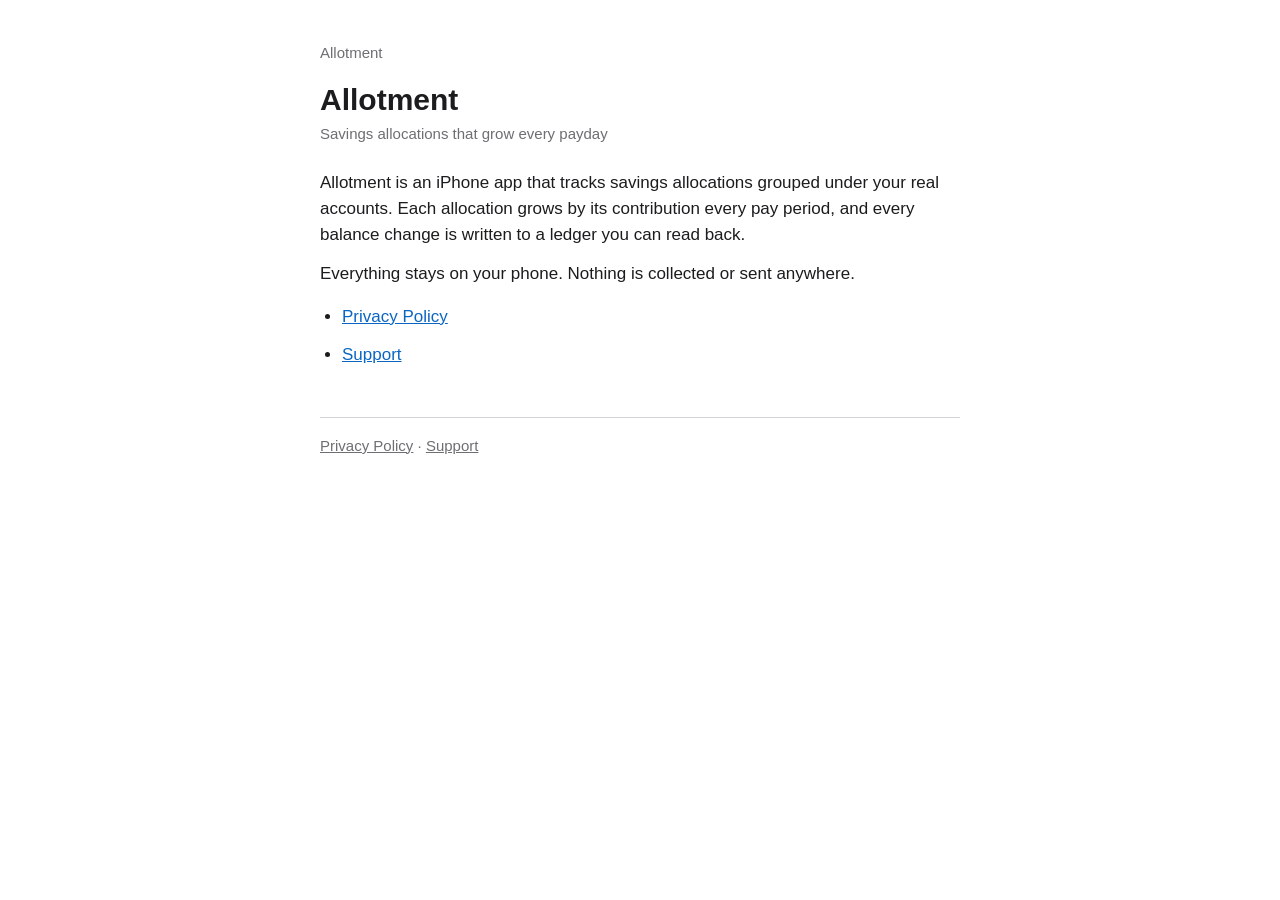
<file: index.html>
<!doctype html>
<html lang="en">
<head>
  <meta charset="utf-8">
  <meta name="viewport" content="width=device-width, initial-scale=1">
  <title>Allotment</title>
  <meta name="description" content="Allotment, an iPhone app that grows your savings allocations every payday.">
  <link rel="stylesheet" href="style.css">
</head>
<body>
<main>
  <header><a href="./">Allotment</a></header>
  <h1>Allotment</h1>
  <p class="meta">Savings allocations that grow every payday</p>
  <p>Allotment is an iPhone app that tracks savings allocations grouped under your real accounts. Each allocation grows by its contribution every pay period, and every balance change is written to a ledger you can read back.</p>
  <p>Everything stays on your phone. Nothing is collected or sent anywhere.</p>
  <ul>
    <li><a href="privacy">Privacy Policy</a></li>
    <li><a href="support">Support</a></li>
  </ul>
  <footer><a href="privacy">Privacy Policy</a> · <a href="support">Support</a></footer>
</main>
</body>
</html>
</file>
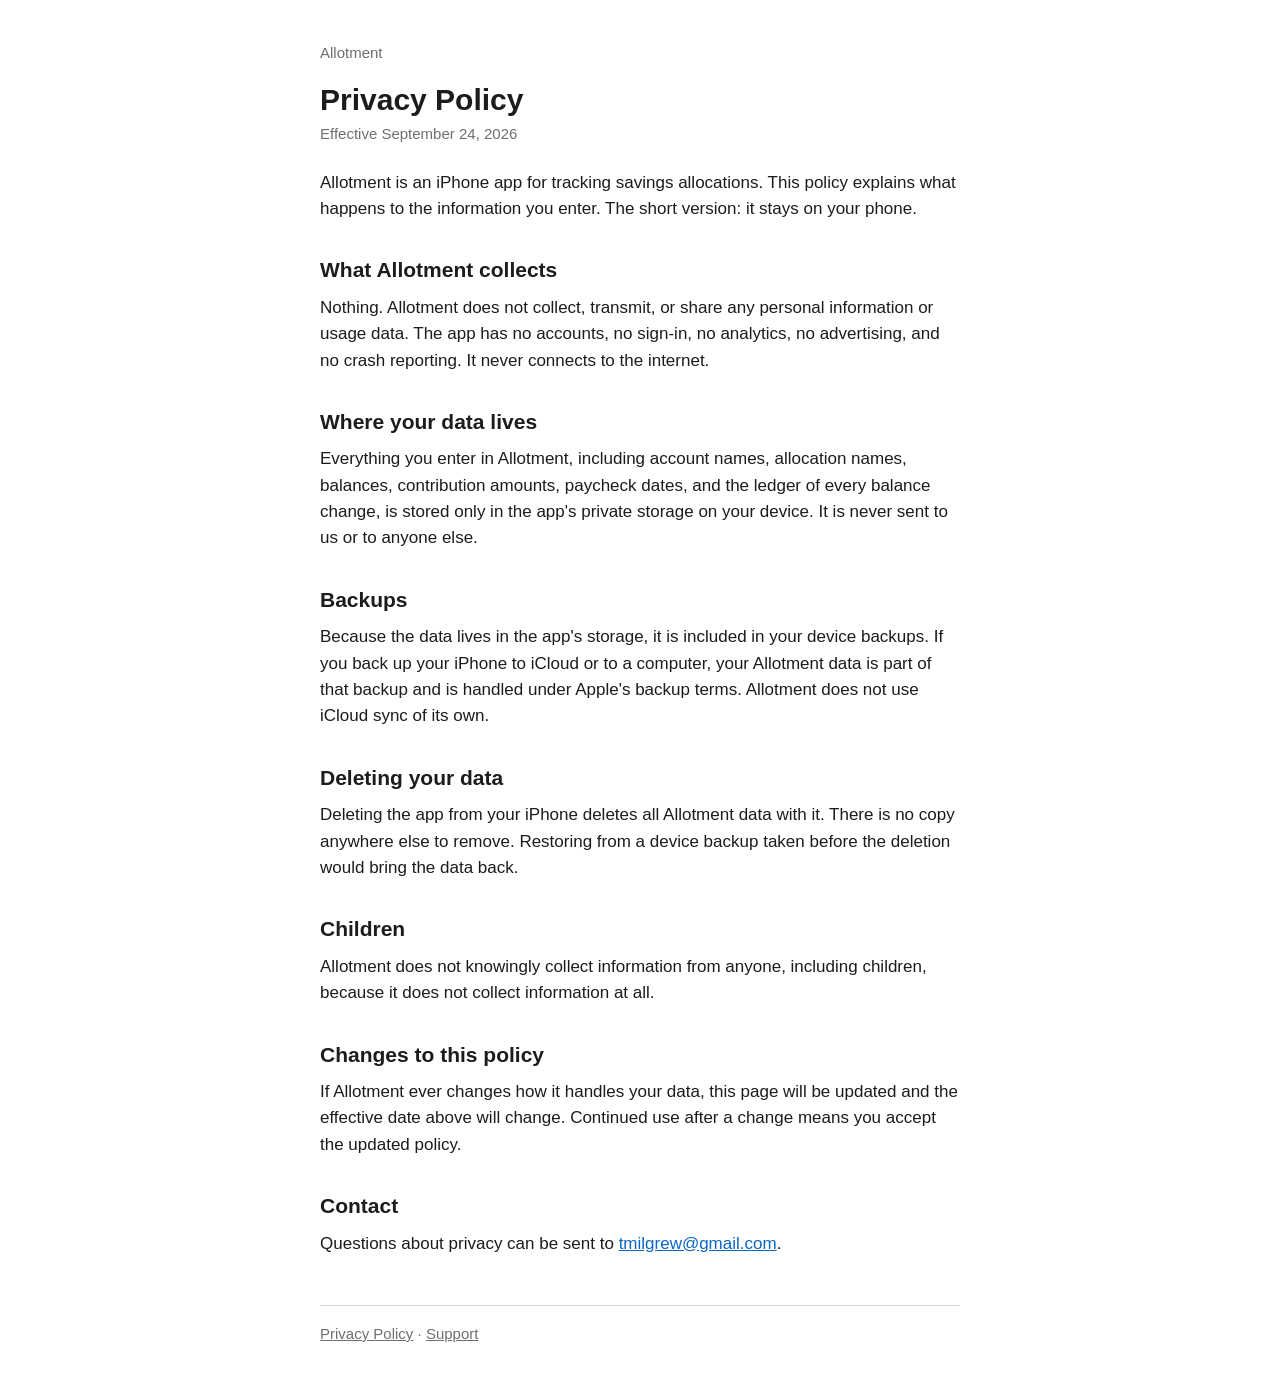
<file: privacy.html>
<!doctype html>
<html lang="en">
<head>
  <meta charset="utf-8">
  <meta name="viewport" content="width=device-width, initial-scale=1">
  <title>Allotment Privacy Policy</title>
  <meta name="description" content="Allotment stores everything on your iPhone and collects nothing.">
  <link rel="stylesheet" href="style.css">
</head>
<body>
<main>
  <header><a href="./">Allotment</a></header>
  <h1>Privacy Policy</h1>
  <p class="meta">Effective September 24, 2026</p>

  <p>Allotment is an iPhone app for tracking savings allocations. This policy explains what happens to the information you enter. The short version: it stays on your phone.</p>

  <h2>What Allotment collects</h2>
  <p>Nothing. Allotment does not collect, transmit, or share any personal information or usage data. The app has no accounts, no sign-in, no analytics, no advertising, and no crash reporting. It never connects to the internet.</p>

  <h2>Where your data lives</h2>
  <p>Everything you enter in Allotment, including account names, allocation names, balances, contribution amounts, paycheck dates, and the ledger of every balance change, is stored only in the app's private storage on your device. It is never sent to us or to anyone else.</p>

  <h2>Backups</h2>
  <p>Because the data lives in the app's storage, it is included in your device backups. If you back up your iPhone to iCloud or to a computer, your Allotment data is part of that backup and is handled under Apple's backup terms. Allotment does not use iCloud sync of its own.</p>

  <h2>Deleting your data</h2>
  <p>Deleting the app from your iPhone deletes all Allotment data with it. There is no copy anywhere else to remove. Restoring from a device backup taken before the deletion would bring the data back.</p>

  <h2>Children</h2>
  <p>Allotment does not knowingly collect information from anyone, including children, because it does not collect information at all.</p>

  <h2>Changes to this policy</h2>
  <p>If Allotment ever changes how it handles your data, this page will be updated and the effective date above will change. Continued use after a change means you accept the updated policy.</p>

  <h2>Contact</h2>
  <p>Questions about privacy can be sent to <a href="mailto:tmilgrew@gmail.com">tmilgrew@gmail.com</a>.</p>

  <footer><a href="privacy">Privacy Policy</a> · <a href="support">Support</a></footer>
</main>
</body>
</html>
</file>
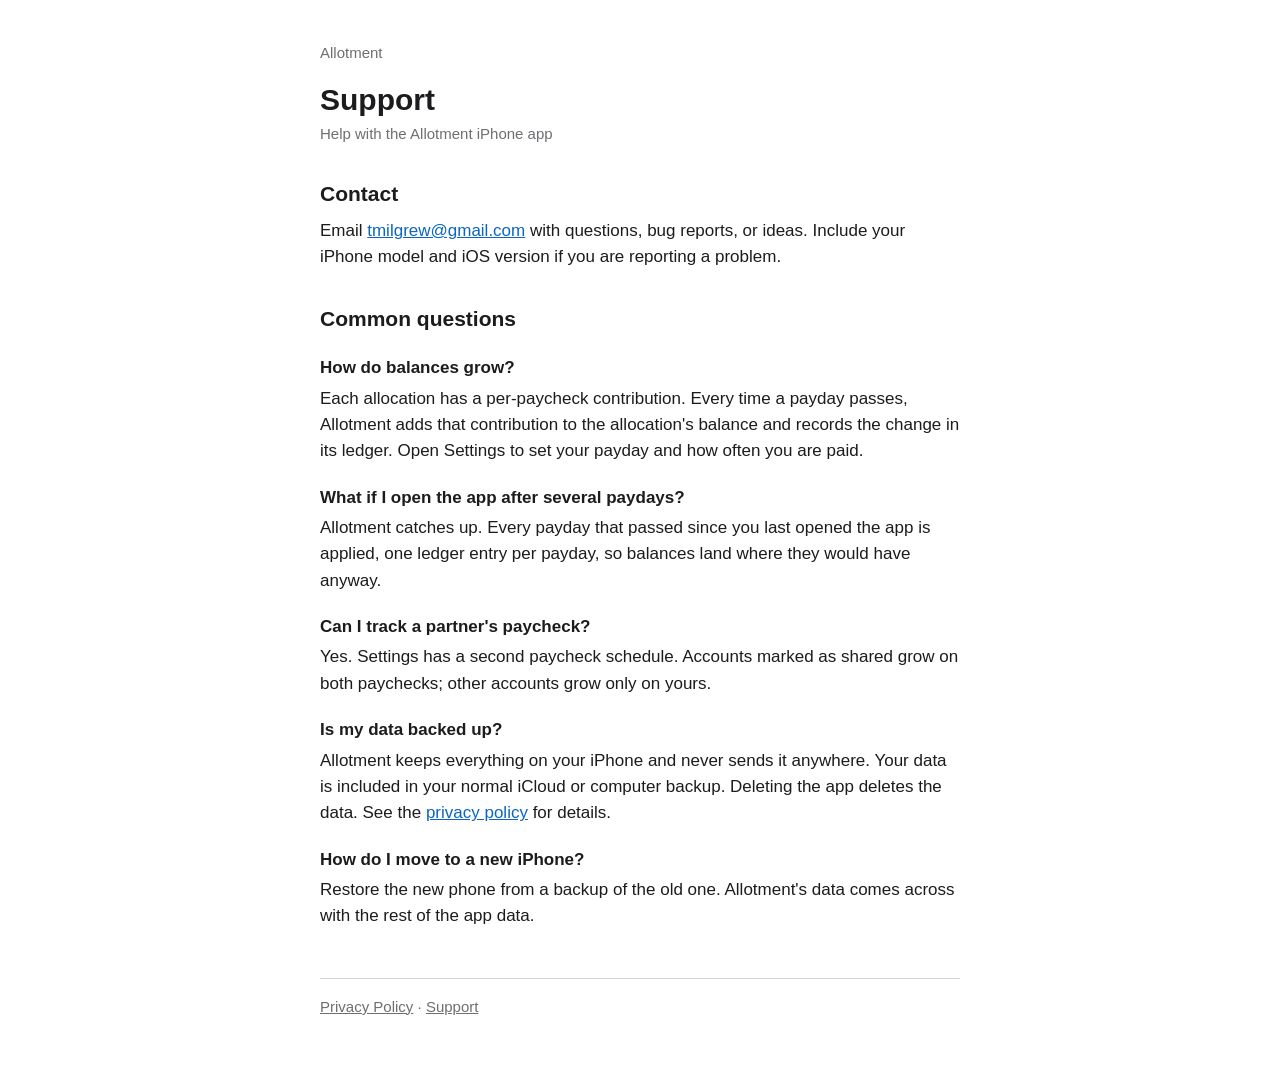
<file: support.html>
<!doctype html>
<html lang="en">
<head>
  <meta charset="utf-8">
  <meta name="viewport" content="width=device-width, initial-scale=1">
  <title>Allotment Support</title>
  <meta name="description" content="Help and contact details for the Allotment iPhone app.">
  <link rel="stylesheet" href="style.css">
</head>
<body>
<main>
  <header><a href="./">Allotment</a></header>
  <h1>Support</h1>
  <p class="meta">Help with the Allotment iPhone app</p>

  <h2>Contact</h2>
  <p>Email <a href="mailto:tmilgrew@gmail.com">tmilgrew@gmail.com</a> with questions, bug reports, or ideas. Include your iPhone model and iOS version if you are reporting a problem.</p>

  <h2>Common questions</h2>

  <h3>How do balances grow?</h3>
  <p>Each allocation has a per-paycheck contribution. Every time a payday passes, Allotment adds that contribution to the allocation's balance and records the change in its ledger. Open Settings to set your payday and how often you are paid.</p>

  <h3>What if I open the app after several paydays?</h3>
  <p>Allotment catches up. Every payday that passed since you last opened the app is applied, one ledger entry per payday, so balances land where they would have anyway.</p>

  <h3>Can I track a partner's paycheck?</h3>
  <p>Yes. Settings has a second paycheck schedule. Accounts marked as shared grow on both paychecks; other accounts grow only on yours.</p>

  <h3>Is my data backed up?</h3>
  <p>Allotment keeps everything on your iPhone and never sends it anywhere. Your data is included in your normal iCloud or computer backup. Deleting the app deletes the data. See the <a href="privacy">privacy policy</a> for details.</p>

  <h3>How do I move to a new iPhone?</h3>
  <p>Restore the new phone from a backup of the old one. Allotment's data comes across with the rest of the app data.</p>

  <footer><a href="privacy">Privacy Policy</a> · <a href="support">Support</a></footer>
</main>
</body>
</html>
</file>
<file: style.css>
:root {
  color-scheme: light dark;
  --text: #1c1c1e;
  --muted: #6e6e73;
  --link: #0a66c2;
  --rule: #d2d2d7;
  --bg: #ffffff;
}
@media (prefers-color-scheme: dark) {
  :root {
    --text: #f2f2f7;
    --muted: #98989d;
    --link: #6cb4ff;
    --rule: #3a3a3c;
    --bg: #000000;
  }
}
* { box-sizing: border-box; }
body {
  margin: 0;
  padding: 0 16px 48px;
  background: var(--bg);
  color: var(--text);
  font: 17px/1.55 -apple-system, BlinkMacSystemFont, "Helvetica Neue", Helvetica, Arial, sans-serif;
}
main { max-width: 640px; margin: 0 auto; }
header { padding: 40px 0 8px; }
header a { color: var(--muted); text-decoration: none; font-size: 15px; }
h1 { font-size: 30px; line-height: 1.2; margin: 8px 0 4px; }
h2 { font-size: 21px; margin: 32px 0 8px; }
h3 { font-size: 17px; margin: 20px 0 4px; }
p, li { margin: 0 0 12px; }
ul { padding-left: 22px; }
a { color: var(--link); }
.meta { color: var(--muted); font-size: 15px; margin-bottom: 24px; }
footer { margin-top: 48px; padding-top: 16px; border-top: 1px solid var(--rule); color: var(--muted); font-size: 15px; }
footer a { color: var(--muted); }
</file>
